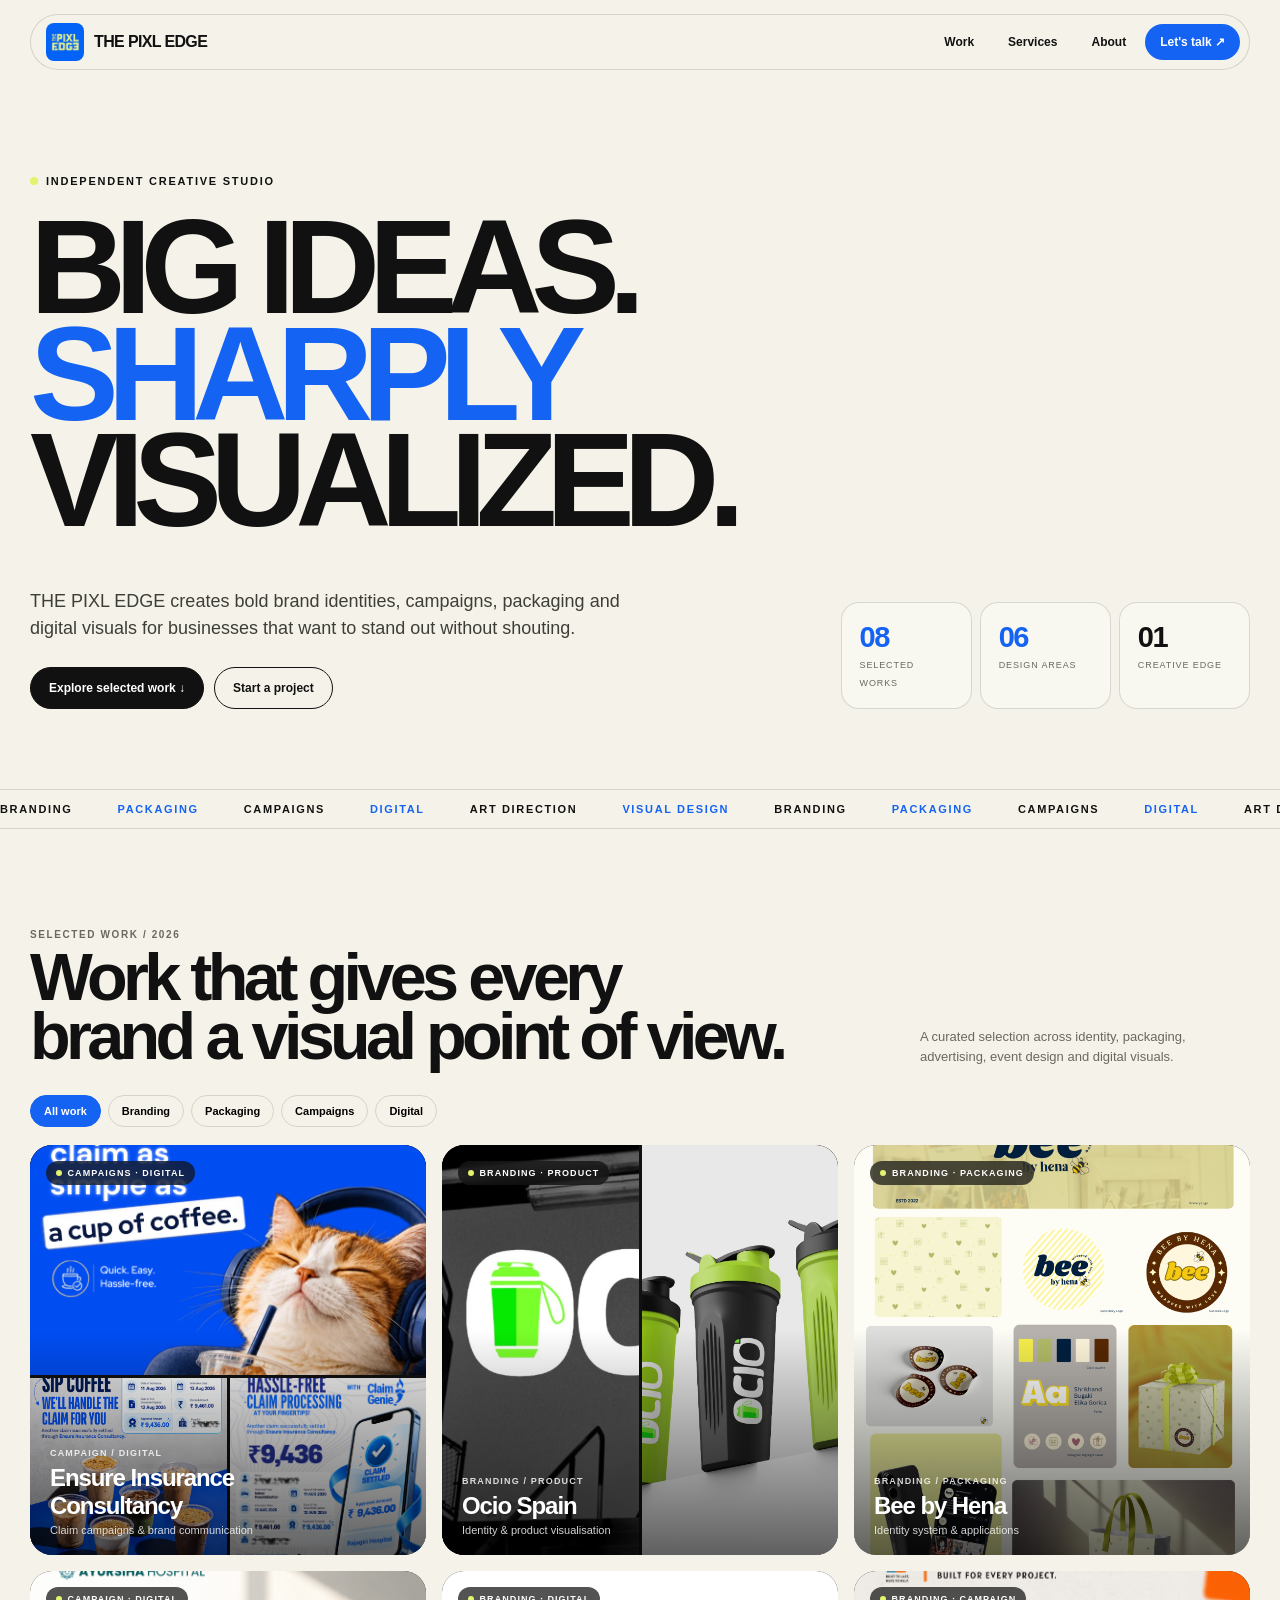
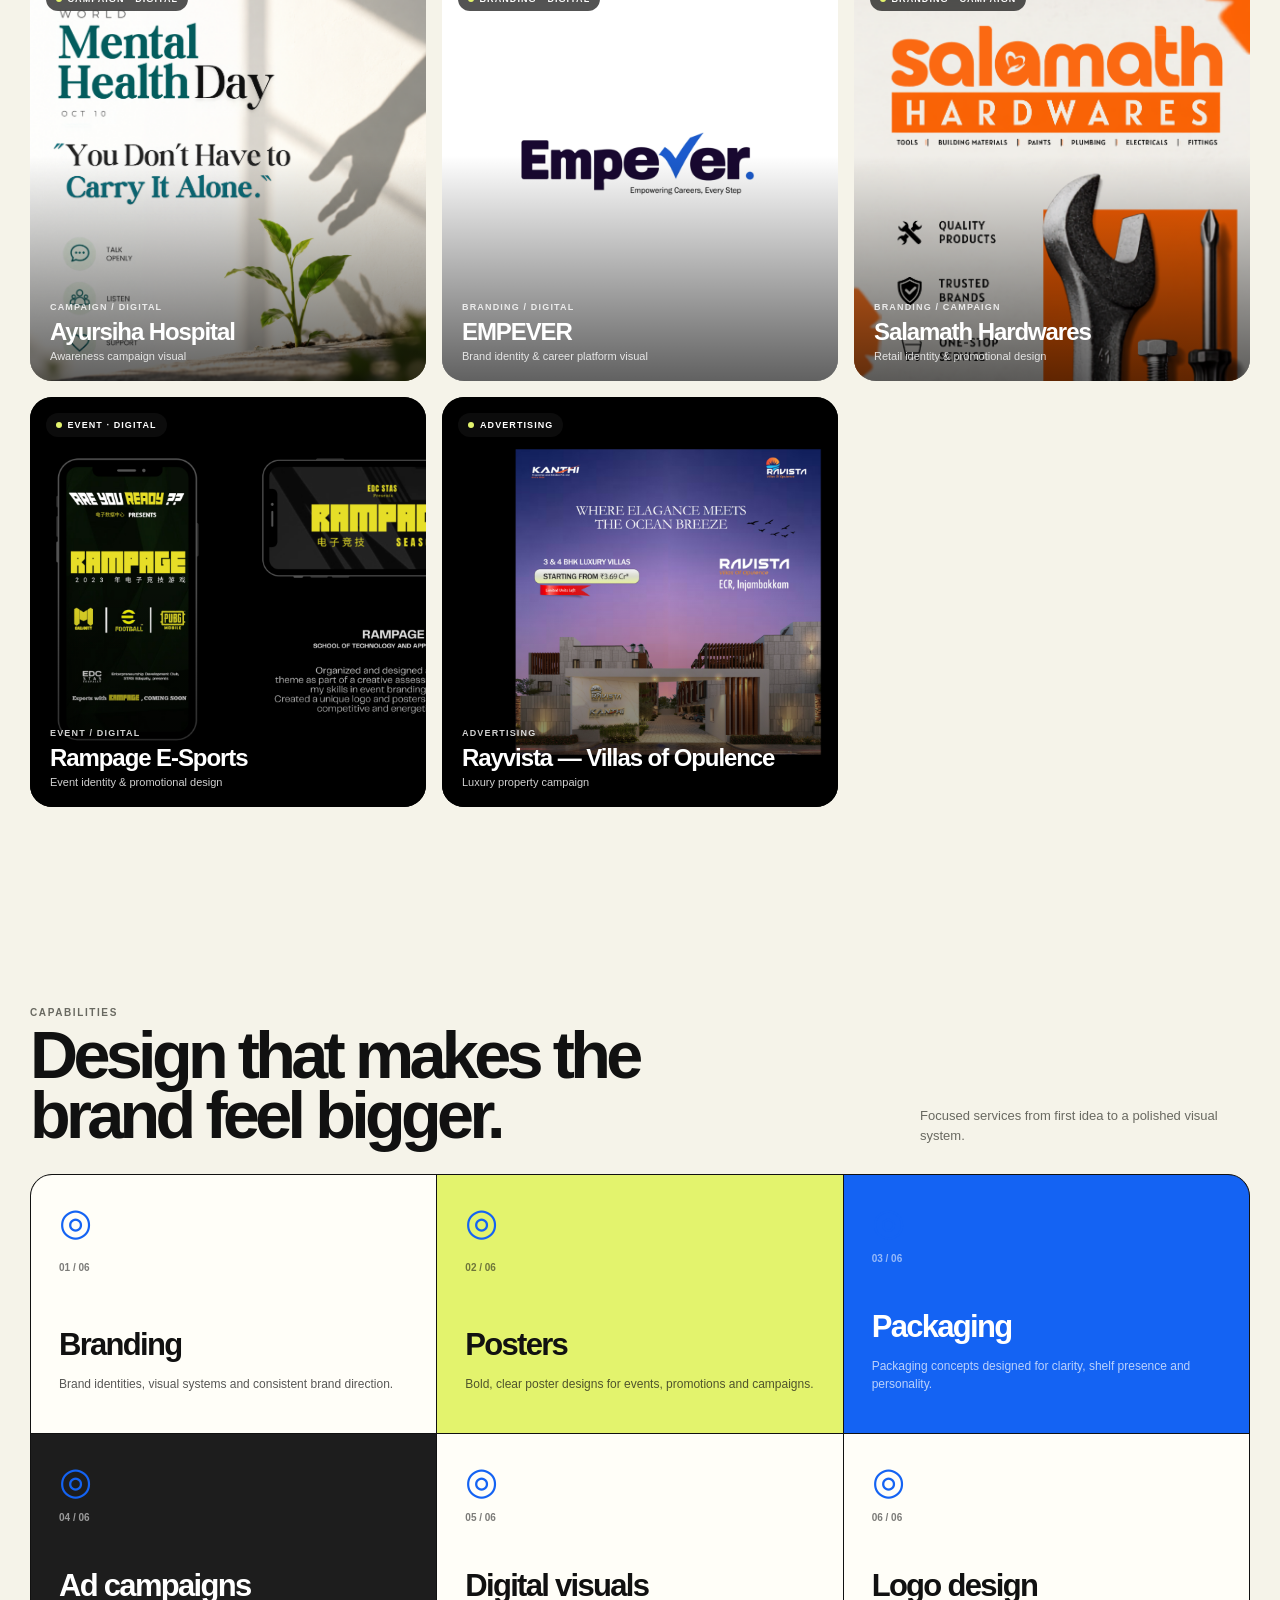
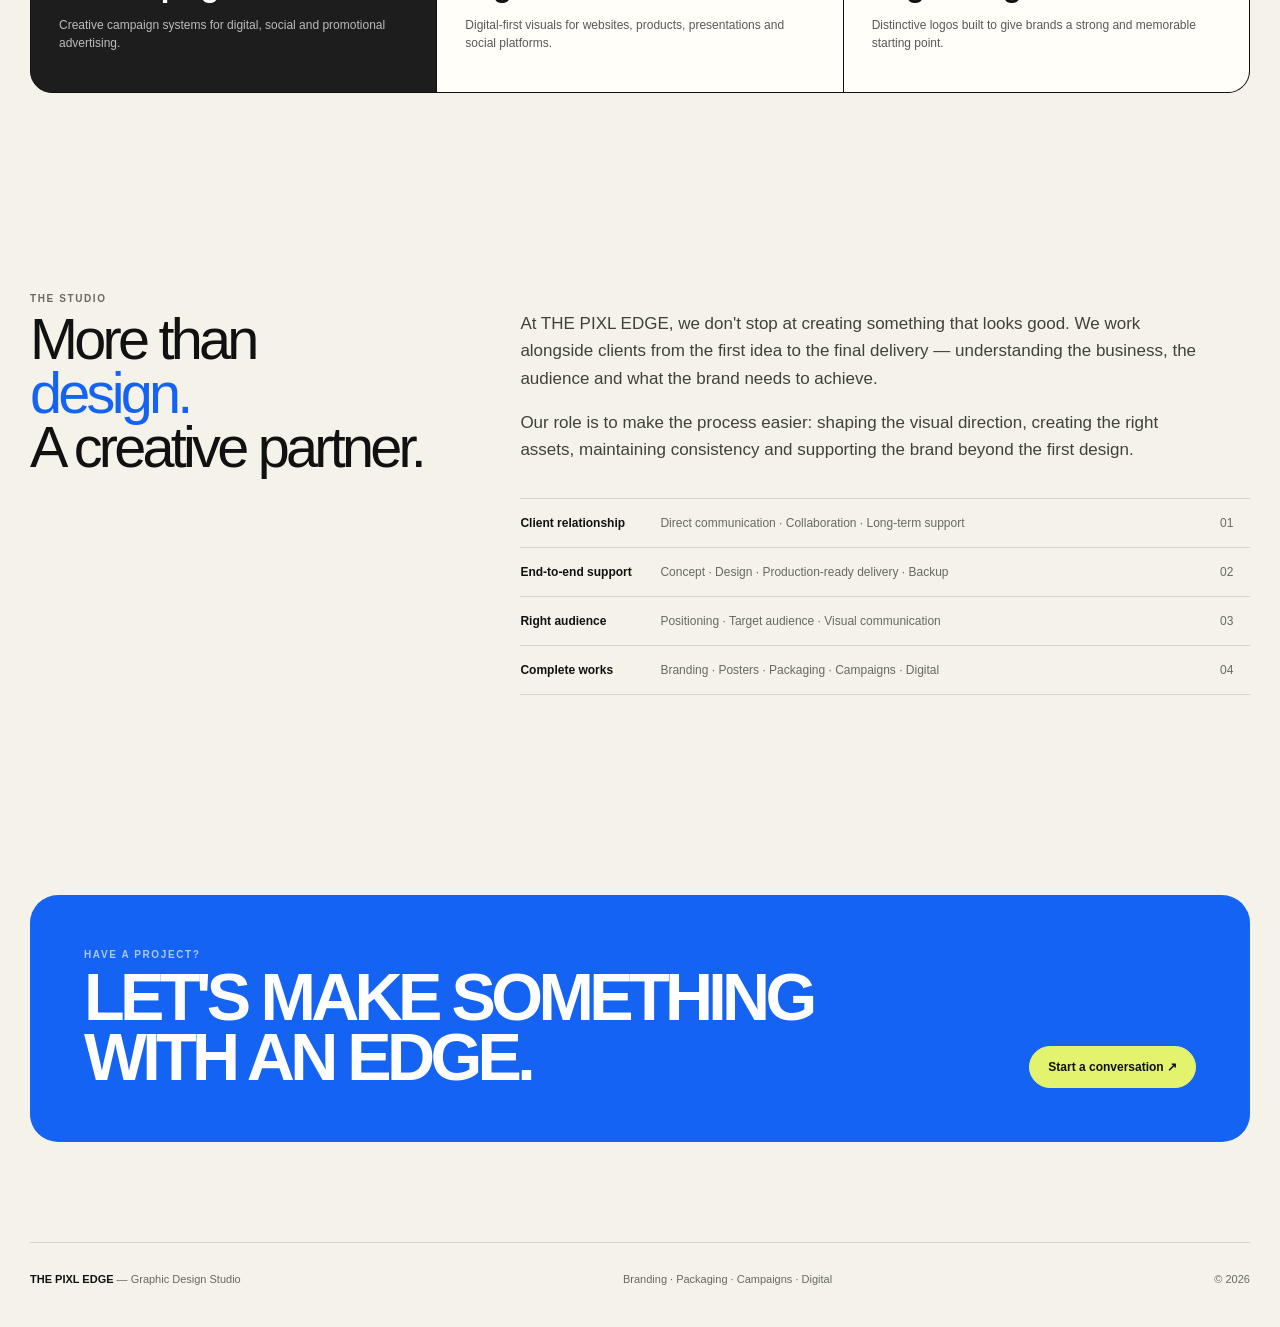
<file: index.html>
<!doctype html>
<html lang="en">
<head>
<meta charset="utf-8">
<meta name="viewport" content="width=device-width,initial-scale=1">
<title>THE PIXL EDGE — Creative Studio</title>
<meta name="description" content="THE PIXL EDGE — branding, packaging, campaigns and digital design.">
<link rel="stylesheet" href="style/style.css">
</head>
<body>
<header class="nav">
<a class="logo" href="#home"><img src="images/logo/pixl-edge-logo.jpg" alt="THE PIXL EDGE"><span>THE PIXL EDGE</span></a>
<nav class="navlinks"><a href="#work">Work</a><a href="#services">Services</a><a href="#about">About</a><a class="contact" href="#contact">Let's talk ↗</a></nav>
</header>

<main id="home">
<section class="container hero">
<div class="tag">Independent creative studio</div>
<h1>BIG IDEAS.<br><span>SHARPLY</span> VISUALIZED.</h1>
<div class="hero-bottom">
<div><p class="intro">THE PIXL EDGE creates bold brand identities, campaigns, packaging and digital visuals for businesses that want to stand out without shouting.</p><div class="buttons"><a class="btn dark" href="#work">Explore selected work ↓</a><a class="btn" href="#contact">Start a project</a></div></div>
<div class="numbers"><div class="number"><b>08</b><small>Selected works</small></div><div class="number"><b>06</b><small>Design areas</small></div><div class="number"><b>01</b><small>Creative edge</small></div></div>
</div>
</section>

<div class="ticker"><div class="ticker-track"><span>BRANDING</span><span><i>PACKAGING</i></span><span>CAMPAIGNS</span><span><i>DIGITAL</i></span><span>ART DIRECTION</span><span><i>VISUAL DESIGN</i></span><span>BRANDING</span><span><i>PACKAGING</i></span><span>CAMPAIGNS</span><span><i>DIGITAL</i></span><span>ART DIRECTION</span><span><i>VISUAL DESIGN</i></span></div></div>

<section class="container" id="work">
<div class="head"><div><div class="eyebrow">Selected work / 2026</div><h2>Work that gives every brand a visual point of view.</h2></div><p>A curated selection across identity, packaging, advertising, event design and digital visuals.</p></div>
<div class="filters"><button class="filter active" data-f="all">All work</button><button class="filter" data-f="branding">Branding</button><button class="filter" data-f="packaging">Packaging</button><button class="filter" data-f="campaign">Campaigns</button><button class="filter" data-f="digital">Digital</button></div>
<div class="portfolio">
<article class="project gallery-project p1" data-c="campaign digital" data-title="Ensure Insurance Consultancy" data-type="Campaign / Digital / Brand Support">
  <div class="project-gallery gallery-3">
    <img src="images/works/ensure/ensure-ad.png" alt="Ensure Insurance Consultancy campaign">
    <img src="images/works/ensure/sit-back-sip-coffee.png" alt="Ensure Insurance Consultancy claim campaign">
    <img src="images/works/ensure/ensure-logo.png" alt="Ensure Insurance Consultancy logo">
  </div>
  <div class="project-label">Campaigns · Digital</div>
  <div class="caption"><small>Campaign / Digital</small><strong>Ensure Insurance Consultancy</strong><span>Claim campaigns & brand communication</span></div>
</article>

<article class="project gallery-project p2" data-c="branding packaging" data-title="Ocio Spain" data-type="Branding / Product">
  <div class="project-gallery gallery-2">
    <img src="images/works/ocio/ocio-logo.png" alt="Ocio Spain identity">
    <img src="images/works/ocio/ocio-sport-bottles.jpg" alt="Ocio Spain sport bottle mockup">
  </div>
  <div class="project-label">Branding · Product</div>
  <div class="caption"><small>Branding / Product</small><strong>Ocio Spain</strong><span>Identity & product visualisation</span></div>
</article>

<article class="project gallery-project p3" data-c="branding packaging" data-title="Bee by Hena" data-type="Branding / Packaging">
  <div class="project-gallery gallery-1">
    <img src="images/works/bee-by-hena/bee-branding.png" alt="Bee by Hena branding project">
  </div>
  <div class="project-label">Branding · Packaging</div>
  <div class="caption"><small>Branding / Packaging</small><strong>Bee by Hena</strong><span>Identity system & applications</span></div>
</article>

<article class="project gallery-project p4" data-c="campaign digital" data-title="Ayursiha Hospital" data-type="Campaign / Digital">
  <div class="project-gallery gallery-1">
    <img src="images/works/ayursiha/ayursiha-mental-health.png" alt="Ayursiha Hospital campaign">
  </div>
  <div class="project-label">Campaign · Digital</div>
  <div class="caption"><small>Campaign / Digital</small><strong>Ayursiha Hospital</strong><span>Awareness campaign visual</span></div>
</article>

<article class="project gallery-project p5" data-c="branding digital" data-title="EMPEVER" data-type="Branding / Digital">
  <div class="project-gallery gallery-1">
    <img src="images/works/empever/empever-logo.png" alt="EMPEVER logo">
  </div>
  <div class="project-label">Branding · Digital</div>
  <div class="caption"><small>Branding / Digital</small><strong>EMPEVER</strong><span>Brand identity & career platform visual</span></div>
</article>

<article class="project gallery-project p6" data-c="branding campaign" data-title="Salamath Hardwares" data-type="Branding / Campaign">
  <div class="project-gallery gallery-1">
    <img src="images/works/salamath/salamath-hardwares.png" alt="Salamath Hardwares branding">
  </div>
  <div class="project-label">Branding · Campaign</div>
  <div class="caption"><small>Branding / Campaign</small><strong>Salamath Hardwares</strong><span>Retail identity & promotional design</span></div>
</article>

<article class="project gallery-project p7" data-c="campaign digital" data-title="Rampage E-Sports" data-type="Event / Digital">
  <div class="project-gallery gallery-1">
    <img src="images/works/rampage/rampage.png" alt="Rampage E-Sports event identity">
  </div>
  <div class="project-label">Event · Digital</div>
  <div class="caption"><small>Event / Digital</small><strong>Rampage E-Sports</strong><span>Event identity & promotional design</span></div>
</article>

<article class="project gallery-project p8" data-c="campaign" data-title="Rayvista — Villas of Opulence" data-type="Advertising">
  <div class="project-gallery gallery-1">
    <img src="images/works/rayvista/rayvista.png" alt="Rayvista Villas of Opulence advertising">
  </div>
  <div class="project-label">Advertising</div>
  <div class="caption"><small>Advertising</small><strong>Rayvista — Villas of Opulence</strong><span>Luxury property campaign</span></div>
</article>
</div>
</section>

<section class="container" id="services">
<div class="head"><div><div class="eyebrow">Capabilities</div><h2>Design that makes the brand feel bigger.</h2></div><p>Focused services from first idea to a polished visual system.</p></div>
<div class="services">
<div class="service"><div class="service-icon">◎</div><em>01 / 06</em><div><h3>Branding</h3><p>Brand identities, visual systems and consistent brand direction.</p></div></div>
<div class="service"><div class="service-icon">◎</div><em>02 / 06</em><div><h3>Posters</h3><p>Bold, clear poster designs for events, promotions and campaigns.</p></div></div>
<div class="service"><div class="service-icon">◎</div><em>03 / 06</em><div><h3>Packaging</h3><p>Packaging concepts designed for clarity, shelf presence and personality.</p></div></div>
<div class="service"><div class="service-icon">◎</div><em>04 / 06</em><div><h3>Ad campaigns</h3><p>Creative campaign systems for digital, social and promotional advertising.</p></div></div>
<div class="service"><div class="service-icon">◎</div><em>05 / 06</em><div><h3>Digital visuals</h3><p>Digital-first visuals for websites, products, presentations and social platforms.</p></div></div>
<div class="service"><div class="service-icon">◎</div><em>06 / 06</em><div><h3>Logo design</h3><p>Distinctive logos built to give brands a strong and memorable starting point.</p></div></div>
</div>
</section>

<section class="container" id="about">
<div class="about">
<div><div class="eyebrow">The studio</div><p class="big">More than<br><span class="blue">design.</span><br>A creative partner.</p></div>
<div>
<p class="copy">At THE PIXL EDGE, we don't stop at creating something that looks good. We work alongside clients from the first idea to the final delivery — understanding the business, the audience and what the brand needs to achieve.</p>
<p class="copy">Our role is to make the process easier: shaping the visual direction, creating the right assets, maintaining consistency and supporting the brand beyond the first design.</p>
<div class="rows">
<div class="row"><b>Client relationship</b><span>Direct communication · Collaboration · Long-term support</span><span>01</span></div>
<div class="row"><b>End-to-end support</b><span>Concept · Design · Production-ready delivery · Backup</span><span>02</span></div>
<div class="row"><b>Right audience</b><span>Positioning · Target audience · Visual communication</span><span>03</span></div>
<div class="row"><b>Complete works</b><span>Branding · Posters · Packaging · Campaigns · Digital</span><span>04</span></div>
</div>
</div>
</div>
</section>

<section class="container" id="contact"><div class="cta"><div><div class="eyebrow" style="color:rgba(255,255,255,.65)">Have a project?</div><h2>LET'S MAKE SOMETHING WITH AN EDGE.</h2></div><a class="btn" href="mailto:pixledgestudio@gmail.com?subject=Project%20Inquiry%20-%20THE%20PIXL%20EDGE">Start a conversation ↗</a></div></section>
</main>
<footer class="container"><div><b>THE PIXL EDGE</b> — Graphic Design Studio</div><div>Branding · Packaging · Campaigns · Digital</div><div>© 2026</div></footer>

<div class="modal" id="modal"><div class="modalbox"><img id="modalimg" alt=""><div class="modalinfo"><div><div class="eyebrow" id="modaltype"></div><h3 id="modaltitle"></h3></div><button class="close" id="close">×</button></div></div></div>

<script src="js/script.js"></script>
</body></html>
</file>
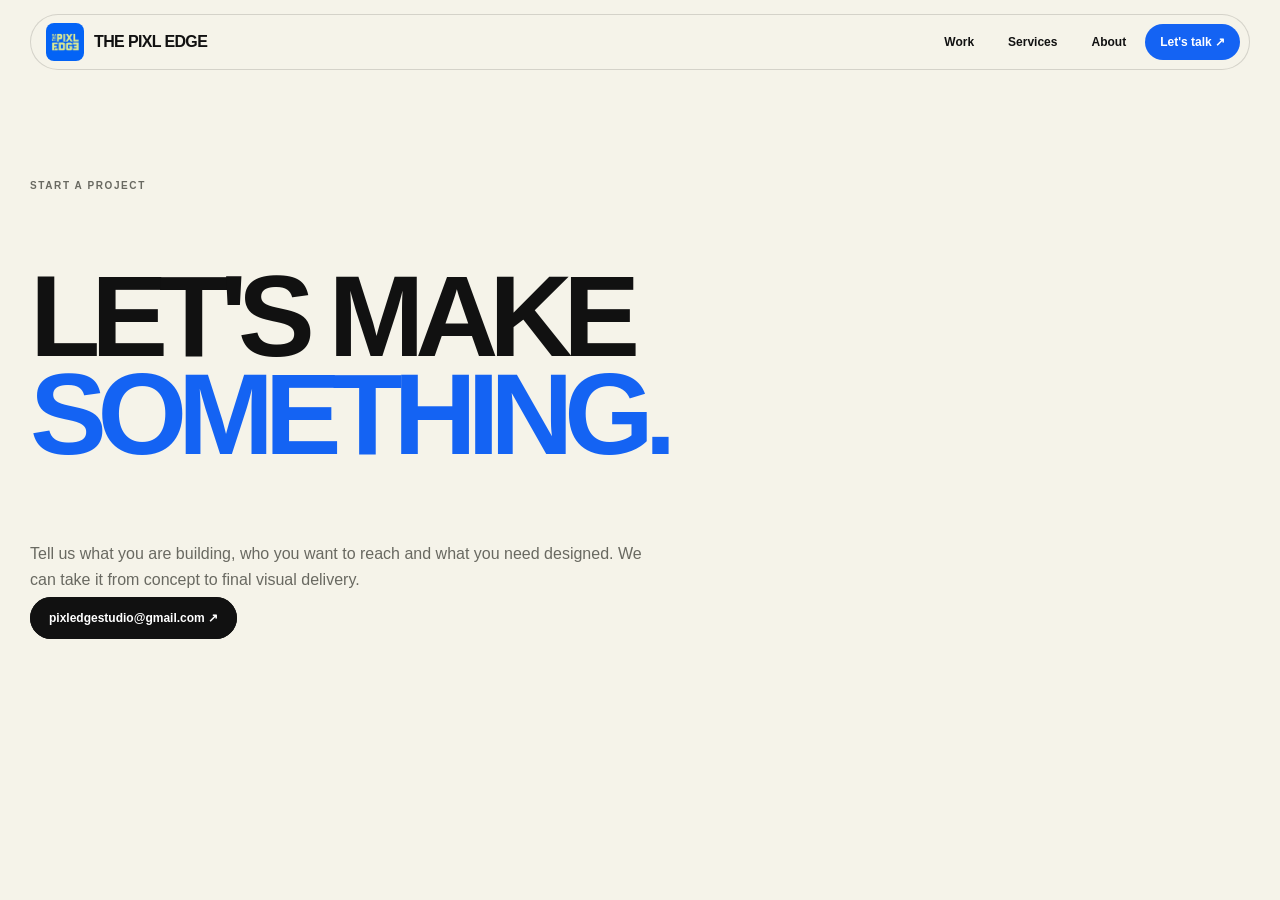
<file: pages/contact.html>
<!doctype html>
<html lang="en"><head><meta charset="utf-8"><meta name="viewport" content="width=device-width,initial-scale=1">
<title>THE PIXL EDGE — Contact</title><link rel="stylesheet" href="../style/style.css"></head>
<body>
<header class="nav"><a class="logo" href="../index.html"><img src="../images/logo/pixl-edge-logo.jpg" alt="THE PIXL EDGE"><span>THE PIXL EDGE</span></a>
<nav class="navlinks"><a href="../index.html#work">Work</a><a href="../index.html#services">Services</a><a href="../index.html#about">About</a><a class="contact" href="mailto:pixledgestudio@gmail.com">Let's talk ↗</a></nav></header>
<main class="container" style="padding:110px 0"><div class="eyebrow">Start a project</div>
<h1 style="font-size:clamp(58px,9vw,120px);line-height:.85;letter-spacing:-.08em">LET'S MAKE<br><span style="color:var(--blue)">SOMETHING.</span></h1>
<p style="max-width:620px;color:var(--gray);line-height:1.6">Tell us what you are building, who you want to reach and what you need designed. We can take it from concept to final visual delivery.</p>
<a class="btn dark" href="mailto:pixledgestudio@gmail.com?subject=Project%20Inquiry%20-%20THE%20PIXL%20EDGE">pixledgestudio@gmail.com ↗</a></main>
</body></html>
</file>
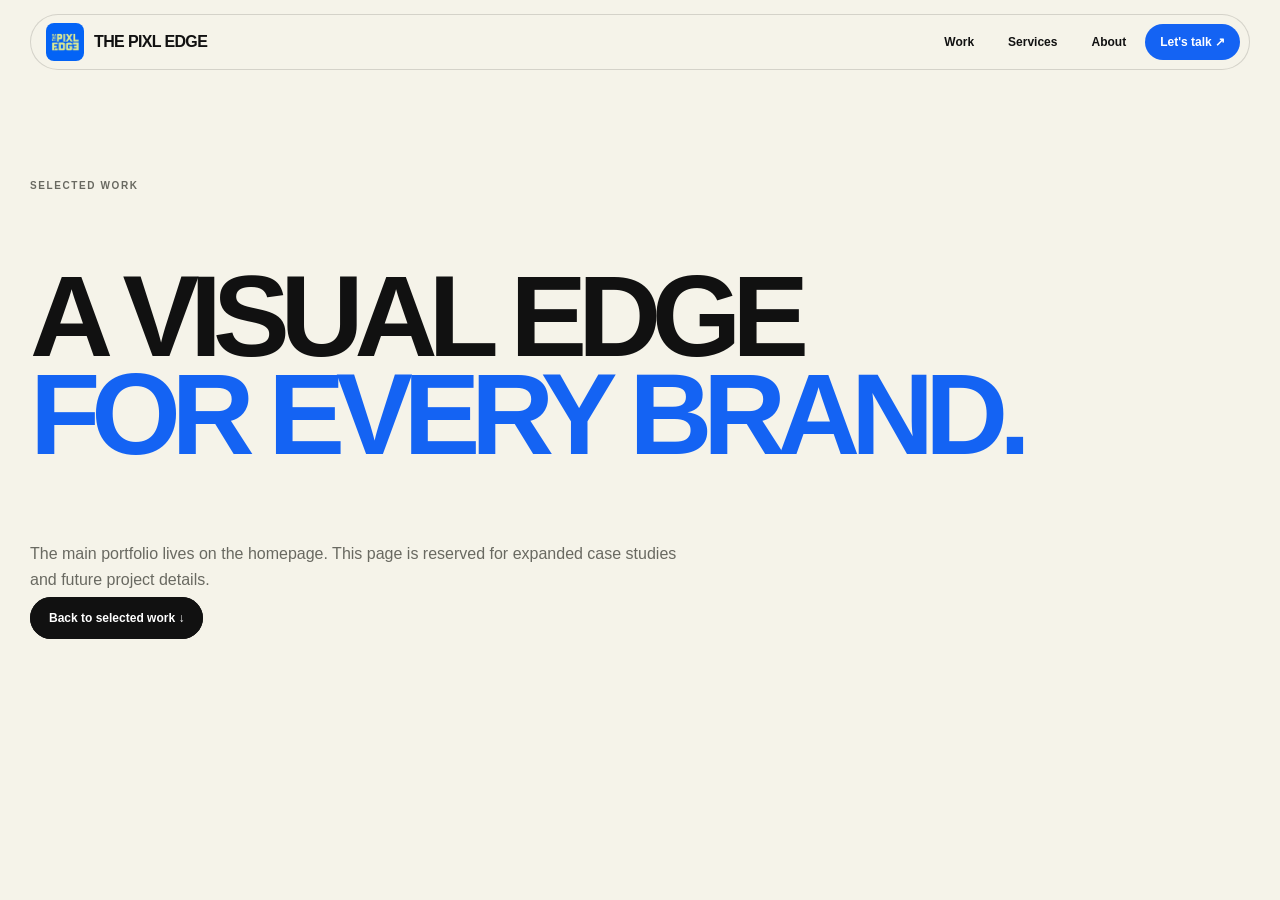
<file: pages/work.html>
<!doctype html>
<html lang="en"><head><meta charset="utf-8"><meta name="viewport" content="width=device-width,initial-scale=1">
<title>THE PIXL EDGE — Work</title><link rel="stylesheet" href="../style/style.css"></head>
<body>
<header class="nav"><a class="logo" href="../index.html"><img src="../images/logo/pixl-edge-logo.jpg" alt="THE PIXL EDGE"><span>THE PIXL EDGE</span></a>
<nav class="navlinks"><a href="../index.html#work">Work</a><a href="../index.html#services">Services</a><a href="../index.html#about">About</a><a class="contact" href="mailto:pixledgestudio@gmail.com">Let's talk ↗</a></nav></header>
<main class="container" style="padding:110px 0"><div class="eyebrow">Selected work</div>
<h1 style="font-size:clamp(58px,9vw,120px);line-height:.85;letter-spacing:-.08em">A VISUAL EDGE<br><span style="color:var(--blue)">FOR EVERY BRAND.</span></h1>
<p style="max-width:650px;color:var(--gray);line-height:1.6">The main portfolio lives on the homepage. This page is reserved for expanded case studies and future project details.</p>
<a class="btn dark" href="../index.html#work">Back to selected work ↓</a></main>
</body></html>
</file>
<file: style/style.css>
:root{--blue:#0b63f6;--lime:#e5f56d;--cream:#f5f3e9;--white:#fffef8;--black:#111;--gray:#696961;--line:rgba(17,17,17,.14)}
*{box-sizing:border-box}html{scroll-behavior:smooth}body{margin:0;background:var(--cream);color:var(--black);font-family:Arial,Helvetica,sans-serif}
img{display:block;max-width:100%}a{text-decoration:none;color:inherit}.container{width:min(1220px,calc(100% - 48px));margin:auto}
.nav{position:sticky;top:14px;z-index:20;width:min(1220px,calc(100% - 48px));margin:14px auto 0;background:rgba(245,243,233,.88);backdrop-filter:blur(16px);border:1px solid var(--line);border-radius:100px;padding:8px 9px 8px 15px;display:flex;align-items:center;justify-content:space-between}
.logo{display:flex;align-items:center;gap:10px;font-weight:900;letter-spacing:-.04em}.logo img{width:38px;height:38px;object-fit:cover;border-radius:8px}
.navlinks{display:flex;gap:4px}.navlinks a{padding:11px 15px;border-radius:50px;font-size:12px;font-weight:800}.navlinks a:hover{background:white}.navlinks .contact{background:var(--blue);color:#fff}
.hero{padding:105px 0 80px}.tag{font-size:11px;letter-spacing:.16em;text-transform:uppercase;font-weight:900;display:flex;align-items:center;gap:8px}.tag:before{content:"";width:8px;height:8px;background:var(--blue);border-radius:50%}
.hero h1{font-size:clamp(64px,10.4vw,145px);line-height:.8;letter-spacing:-.085em;margin:27px 0 36px;max-width:1150px}.hero h1 span{color:var(--blue)}
.hero-bottom{display:grid;grid-template-columns:1.3fr .7fr;gap:50px;align-items:end}.intro{font-size:18px;line-height:1.5;max-width:610px;color:#3e3e39}.buttons{display:flex;gap:10px;margin-top:25px;flex-wrap:wrap}.btn{border:1px solid var(--black);border-radius:50px;padding:13px 18px;font-size:12px;font-weight:900}.btn.dark{background:var(--black);color:white}.btn.blue{background:var(--blue);color:white;border-color:var(--blue)}
.numbers{display:grid;grid-template-columns:repeat(3,1fr);gap:8px}.number{padding:18px;border:1px solid var(--line);border-radius:18px;background:rgba(255,255,255,.35)}.number b{font-size:29px;letter-spacing:-.05em;display:block}.number small{font-size:9px;letter-spacing:.1em;text-transform:uppercase;color:var(--gray)}
.ticker{border-top:1px solid var(--line);border-bottom:1px solid var(--line);padding:13px 0;white-space:nowrap;overflow:hidden;font-size:11px;font-weight:900;letter-spacing:.15em;text-transform:uppercase}
.ticker-track{display:inline-flex;min-width:max-content;animation:tickerMove 22s linear infinite}
.ticker span{margin-right:45px}.ticker i{font-style:normal;color:var(--blue)}
@keyframes tickerMove{from{transform:translateX(-50%)}to{transform:translateX(0)}}
section{padding:100px 0}.head{display:flex;justify-content:space-between;align-items:end;gap:40px;margin-bottom:28px}.eyebrow{font-size:10px;letter-spacing:.16em;text-transform:uppercase;font-weight:900;color:var(--gray)}h2{font-size:clamp(40px,5.2vw,70px);line-height:.9;letter-spacing:-.07em;margin:8px 0 0;max-width:760px}.head p{max-width:330px;color:var(--gray);font-size:13px;line-height:1.55;margin:0}
.filters{display:flex;gap:7px;flex-wrap:wrap;margin-bottom:18px}.filter{border:1px solid var(--line);background:transparent;border-radius:50px;padding:9px 13px;font-size:11px;font-weight:900;cursor:pointer}.filter.active,.filter:hover{background:var(--blue);border-color:var(--blue);color:#fff}
.portfolio{display:grid;grid-template-columns:repeat(3,1fr);gap:14px}.project{position:relative;overflow:hidden;border-radius:22px;cursor:pointer;background:#ddd}.project img{width:100%;height:100%;object-fit:cover;transition:transform .55s cubic-bezier(.2,.7,.2,1)}.project:hover img{transform:scale(1.035)}.project:after{content:"";position:absolute;inset:0;background:linear-gradient(180deg,transparent 45%,rgba(0,0,0,.62));pointer-events:none}
.project .caption{position:absolute;left:20px;right:20px;bottom:17px;z-index:2;color:#fff}.caption small{font-size:9px;letter-spacing:.13em;text-transform:uppercase;font-weight:900;opacity:.82}.caption strong{display:block;font-size:24px;letter-spacing:-.045em;margin-top:4px}.caption span{font-size:11px;opacity:.82}
.p1,.p2,.p3,.p4,.p5,.p6,.p7{grid-column:span 1;height:410px}.hide{display:none}
.services{display:grid;grid-template-columns:repeat(3,1fr);gap:1px;border:1px solid var(--black);background:var(--black);border-radius:22px;overflow:hidden}.service{min-height:245px;padding:28px;background:var(--white);display:flex;flex-direction:column;justify-content:space-between}.service-icon{font-size:38px;line-height:1;font-weight:300;color:var(--blue);margin-bottom:12px}.service:nth-child(2){background:var(--lime)}.service:nth-child(3){background:var(--blue);color:#fff}.service:nth-child(4){background:#1d1d1d;color:#fff}.service em{font-style:normal;font-size:10px;font-weight:900;opacity:.55}.service h3{font-size:31px;letter-spacing:-.055em;margin:45px 0 0}.service p{font-size:12px;line-height:1.5;max-width:400px;opacity:.7}
.about{display:grid;grid-template-columns:.72fr 1.28fr;gap:80px}.about .big{font-size:clamp(39px,4.5vw,62px);line-height:.94;letter-spacing:-.065em;margin:8px 0}.about .blue{color:var(--blue)}.copy{font-size:17px;line-height:1.6;max-width:690px;color:#41413c}.rows{border-top:1px solid var(--line);margin-top:35px}.row{display:grid;grid-template-columns:120px 1fr 30px;gap:20px;border-bottom:1px solid var(--line);padding:17px 0;font-size:12px}.row b{font-size:12px}.row span{color:var(--gray)}
.cta{background:var(--blue);color:white;border-radius:28px;padding:54px;display:flex;justify-content:space-between;align-items:end;gap:35px}.cta h2{color:white;max-width:820px}.cta .btn{background:var(--lime);border-color:var(--lime);color:#111;white-space:nowrap}
footer{padding:30px 0 42px;border-top:1px solid var(--line);display:flex;justify-content:space-between;gap:20px;color:var(--gray);font-size:11px}footer b{color:#111}
.modal{display:none;position:fixed;inset:0;z-index:50;background:rgba(0,0,0,.72);align-items:center;justify-content:center;padding:20px}.modal.show{display:flex}.modalbox{width:min(980px,100%);max-height:92vh;overflow:auto;background:var(--white);border-radius:25px;padding:12px}.modalbox img{width:100%;max-height:70vh;object-fit:contain;border-radius:18px;background:#eee}.modalinfo{display:flex;justify-content:space-between;gap:20px;padding:16px 7px 5px}.modalinfo h3{margin:3px 0 0;font-size:30px;letter-spacing:-.05em}.close{border:0;width:40px;height:40px;border-radius:50%;cursor:pointer;font-size:20px}
@media(max-width:1000px){.services{grid-template-columns:1fr 1fr}}@media(max-width:800px){.portfolio{grid-template-columns:1fr}.container,.nav{width:calc(100% - 28px)}.hero{padding:75px 0 60px}.hero-bottom,.about{grid-template-columns:1fr}.numbers{margin-top:10px}.navlinks a:not(.contact){display:none}.p1,.p2,.p3,.p4,.p5,.p6,.p7{grid-column:span 12;height:360px}.services{grid-template-columns:1fr}.head{display:block}.head p{margin-top:18px}.cta{display:block;padding:38px 28px}.cta .btn{display:inline-flex;margin-top:25px}footer{flex-direction:column}}
@media(max-width:500px){.hero h1{font-size:57px}.numbers{grid-template-columns:1fr}.project{height:310px!important}}

/* ---------- Grouped portfolio cards ---------- */
.portfolio{grid-template-columns:repeat(3,minmax(0,1fr));gap:16px}
.project{height:410px}
.project.gallery-project{background:#111}
.project-gallery{position:absolute;inset:0;display:grid;gap:3px;background:#111}
.project-gallery img{min-width:0;min-height:0;width:100%;height:100%;object-fit:cover;transition:transform .55s cubic-bezier(.2,.7,.2,1)}
.project:hover .project-gallery img{transform:scale(1.035)}
.gallery-1{grid-template-columns:1fr}
.gallery-2{grid-template-columns:1fr 1fr}
.gallery-3{grid-template-columns:1fr 1fr;grid-template-rows:1.3fr 1fr}
.gallery-3 img:first-child{grid-column:1 / -1}
.project.gallery-project:after{z-index:1}
.project.gallery-project .caption{z-index:3}
.project.gallery-project .caption strong{max-width:90%}
.project.gallery-project .project-label{position:absolute;top:16px;left:16px;z-index:3;background:rgba(17,17,17,.72);color:#fff;padding:7px 10px;border-radius:999px;font-size:9px;font-weight:900;letter-spacing:.12em;text-transform:uppercase;backdrop-filter:blur(8px)}
.project.gallery-project .project-label:before{content:"";display:inline-block;width:6px;height:6px;background:var(--lime);border-radius:50%;margin-right:6px}

/* ---------- PIXL EDGE logo palette ---------- */
:root{--blue:#1463f3;--lime:#e3f36d;--blue-dark:#0a43b6;--secondary:var(--lime)}
.navlinks .contact,.filter.active,.filter:hover,.btn.blue{background:var(--blue);border-color:var(--blue)}
.hero h1 span,.ticker i,.service-icon{color:var(--blue)}
.tag:before{background:var(--lime)}
.number:first-child b,.number:nth-child(2) b{color:var(--blue)}
@media(max-width:900px){.portfolio{grid-template-columns:repeat(2,minmax(0,1fr))}}
@media(max-width:800px){
  .portfolio{grid-template-columns:1fr}
  .project,.p1,.p2,.p3,.p4,.p5,.p6,.p7,.p8{height:360px}
}
</file>
